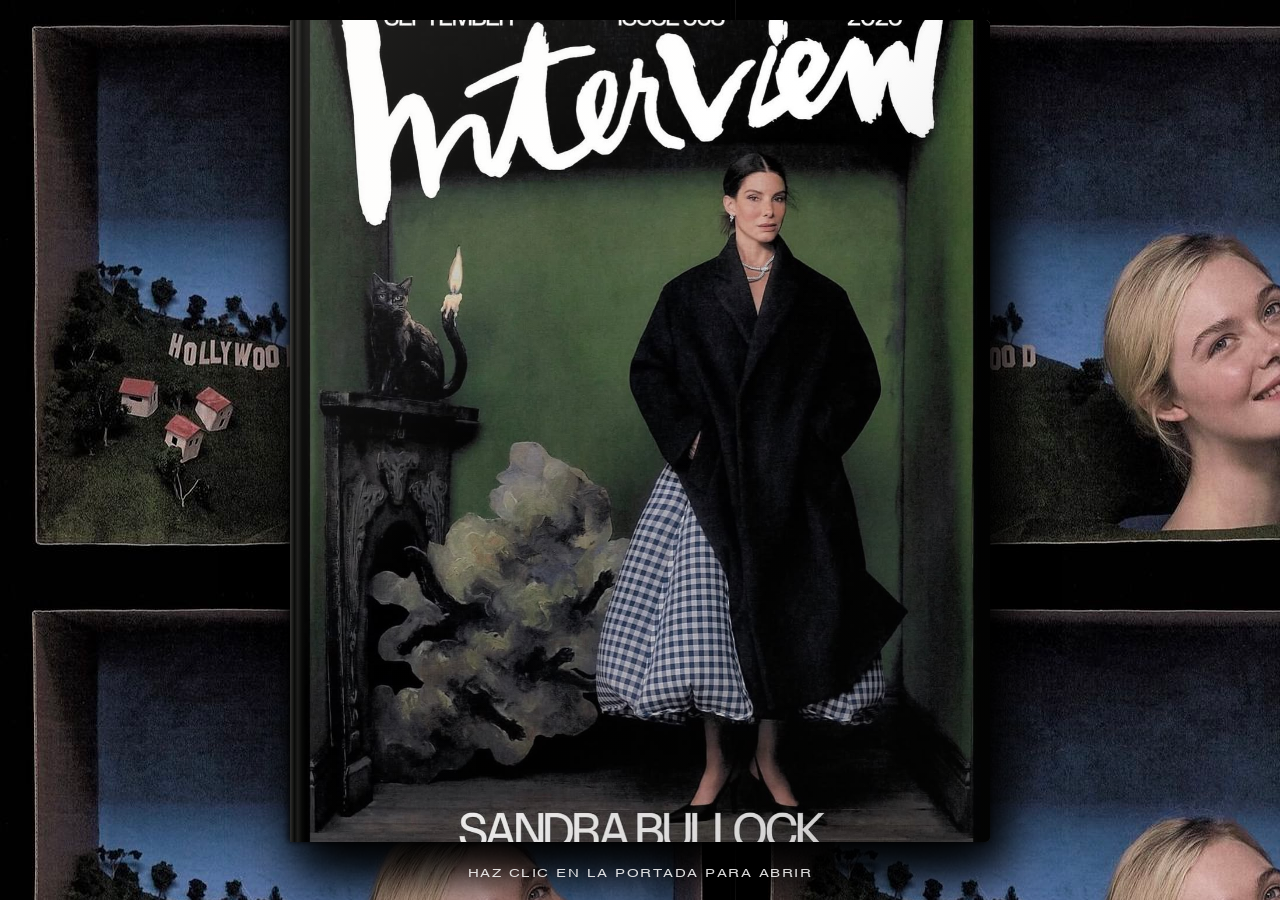
<file: index.html>
<!DOCTYPE html>
<html lang="es">
<head>
  <meta charset="UTF-8">
  <meta name="viewport" content="width=device-width, initial-scale=1.0">
  <title>INTERVIEW // ISSUE 568</title>
  <link rel="stylesheet" href="estilo.css">
</head>
<body>

  <main class="mesa">
    <!-- Contenedor 3D de la revista -->
    <div class="revista" id="revista" role="button" tabindex="0" aria-label="Abrir revista">
      
      <!-- Primera página interior (aparece al girar la tapa) -->
      <div class="pagina-interior">
        <div class="contenido-previo">
          <span class="etiqueta">SEPTEMBER 2026 // ISSUE 568</span>
          <h2>SZILVESZTER MAKO</h2>
          <div class="linea-editorial"></div>
          <p>Descubre al fotógrafo más influyente del 2026.</p>
          <span class="cargando">ABRIENDO EDICIÓN...</span>
        </div>
      </div>

      <!-- Portada física (Tapa móvil) -->
      <div class="portada">
        <div class="lomo"></div>
        <img src="assets/magazine.jpg" alt="Portada Interview Issue 568 - Sandra Bullock" class="img-portada">
        <div class="brillo-papel"></div>
      </div>

    </div>

    <p class="indicador-mesa">HAZ CLIC EN LA PORTADA PARA ABRIR</p>
  </main>

    <audio id="sonido-pagina" src="audio/paper.mp3" preload="auto"></audio>
  <script>
    const revista = document.getElementById('revista');
    const sonidoPagina = document.getElementById('sonido-pagina');
    let abriendo = false;

    function abrirRevista() {
      if (abriendo) return;
      abriendo = true;

      revista.classList.add('abierta');
      sonidoPagina.currentTime = 0;

      
      sonidoPagina.onended = () => {
        window.location.href = 'inside.html';
      };

      sonidoPagina.play().catch((error) => {
        console.error('Error de audio:', error);
        setTimeout(() => {
          window.location.href = 'inside.html';
        }, 1150);
      });
    }

    revista.addEventListener('click', abrirRevista);
    
    revista.addEventListener('keydown', (e) => {
      if (e.key === 'Enter' || e.key === ' ') {
        e.preventDefault();
        abrirRevista();
      }
    });
  </script>

</body>
</html>
</file>
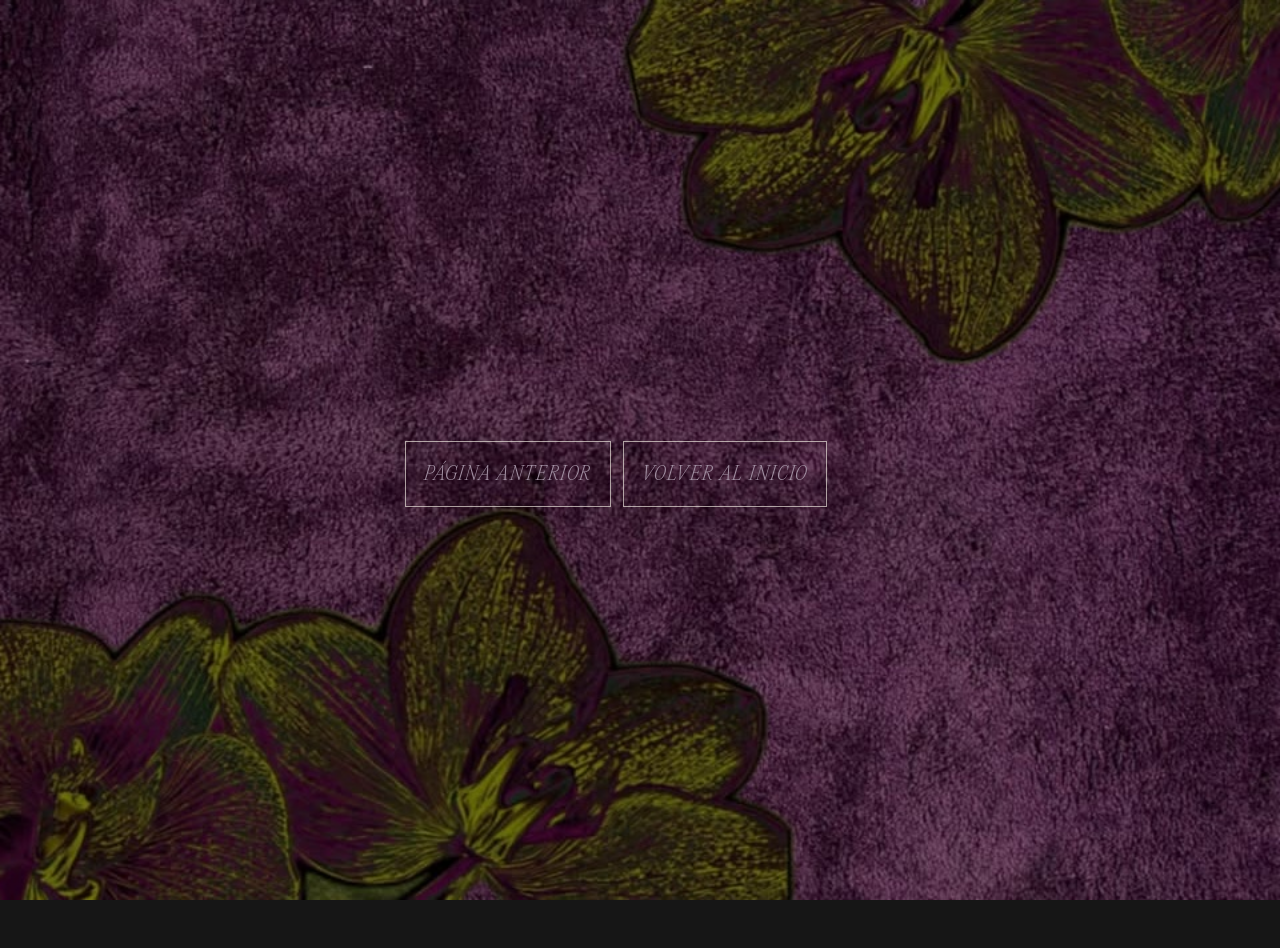
<file: fannin.html>
<!DOCTYPE html>
<html lang="es">
<head>
  <meta charset="UTF-8">
  <meta name="viewport" content="width=device-width, initial-scale=1.0">
  <title>Elle Fanning</title>
  <link rel="stylesheet" href="style2.css">
</head>
<body>
  <main class="portrait-layout">
    <nav class="profile-navigation" aria-label="Navegación">
      <a href="inside.html">Página anterior</a>
      <a href="index.html">Volver al inicio</a>
    </nav>
  </main>
</body>
</html>
</file>
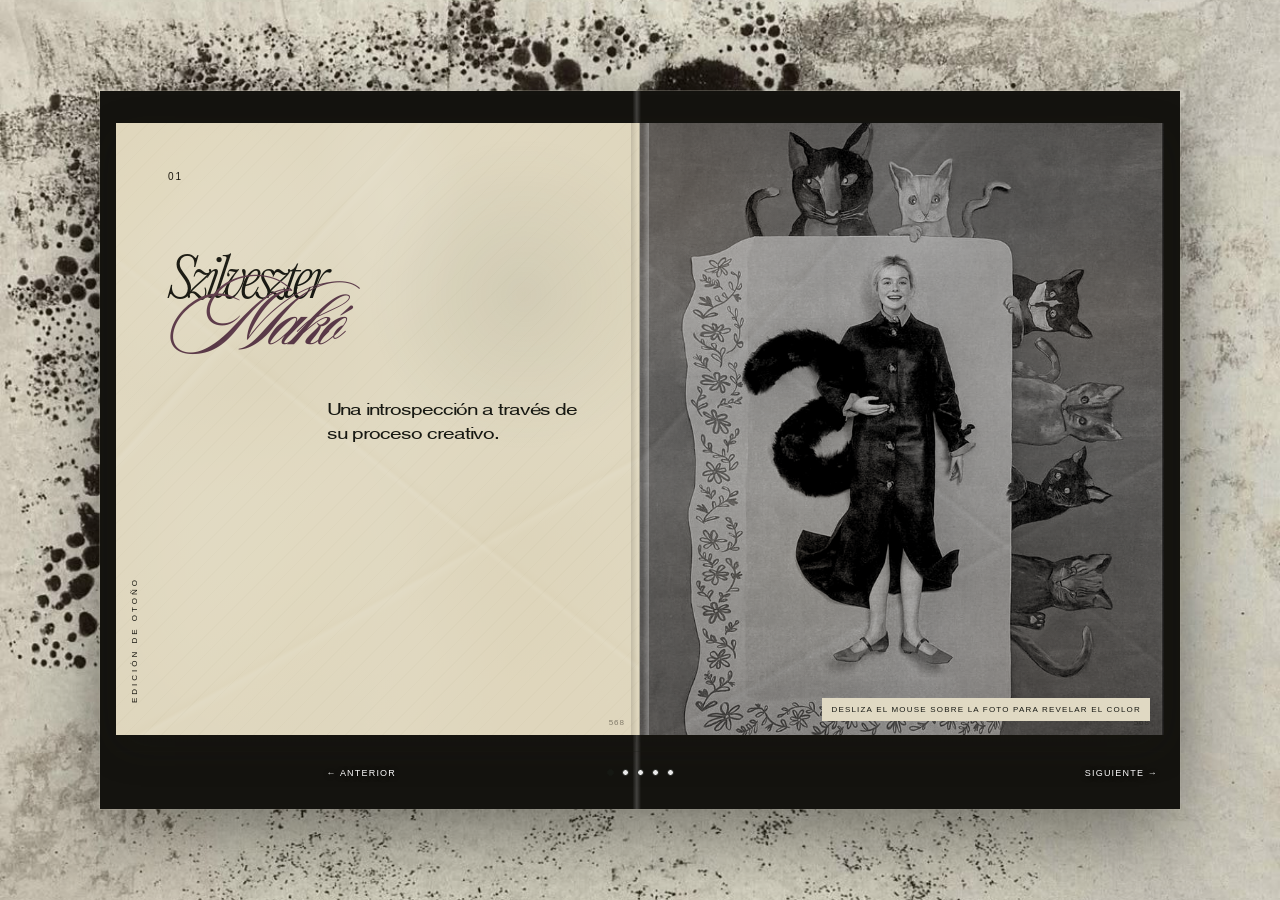
<file: inside.html>
<!DOCTYPE html>
<html lang="es">
<head>
  <meta charset="UTF-8">
  <meta name="viewport" content="width=device-width, initial-scale=1.0">
  <title>Entrevista — Edición 568</title>
  <link rel="stylesheet" href="syle1.css">
</head>
<body>
  <main class="fanzine" aria-label="Revista desplegable">
    <div class="book" id="book">
      <div class="center-fold" aria-hidden="true"></div>

      <article class="spread active" data-page="1" aria-label="Página uno">
        <section class="page page-left cover-page">
          <div class="vertical-label">Edición de otoño</div>
          <p class="page-number">01</p>
          <h1>Szilveszter<br><em>Makó</em></h1>
          <p class="intro">Una introspección a través de su proceso creativo.</p>
        </section>

        <section class="page page-right portrait-page">
          <img src="assets/elle.jpg" alt="Retrato editorial">
          <div class="caption">Desliza el mouse sobre la foto para revelar el color</div>
        </section>
      </article>

      <article class="spread" data-page="2" aria-label="Página dos">
        <section class="page page-left text-page">
          <p class="section-name">Quien es</p>
          <p class="dropcopy"><strong>S</strong>zilveszter Makó es un fotógrafo y director de arte húngaro (nacido en 1992) radicado en Milán, reconocido internacionalmente por su estética teatral, surrealista y pictórica en la fotografía de moda y retratos.</p>
          
          <blockquote>"I am evolving, simply not as quickly as you scroll."</blockquote>
        </section>

        <section class="page page-right notes-page">
          <div class="tape">Haz click y descubre el behind the scenes</div>
          
          <a class="photo-link" href="https://www.vanityfair.com/video/watch/behind-the-scenes-with-bad-bunny" target="_blank" rel="noopener noreferrer" aria-label="Ver el detrás de cámaras de Bad Bunny en Vanity Fair">
            <img src="assets/bunny.jpg" alt="Retrato editorial de Szilveszter Makó">
          </a>
          
        </section>
      </article>

      <article class="spread" data-page="3" aria-label="Página tres">
        <section class="page page-left gif-page" aria-label="Inspiración visual">
          <div class="gif-gallery">
            <img src="assets/giphy-5.gif" alt="Animación editorial número cinco">
            <img src="assets/giphy-6.gif" alt="Animación editorial número seis">
          </div>
        </section>
        <section class="page page-right inspo-page">
          <h2>Inspo</h2>
        </section>
      </article>

      <article class="spread" data-page="4" aria-label="Página cuatro">
        <section class="page page-left cover-page">
          <p class="page-number">04</p>
          <h1>ENTREVISTA con<br><em>Aperture</em></h1>
          <p class="intro">En la siguiente pagina te descubriras su arte desde 4 mundos.</p>
        </section>
        <section class="page page-right portrait-page">
          <a class="photo-link" href="https://aperture-org.translate.goog/editorial/szilveszter-mako-wants-to-be-in-control/?_x_tr_sl=en&amp;_x_tr_tl=es&amp;_x_tr_hl=es&amp;_x_tr_pto=tc" target="_blank" rel="noopener noreferrer" aria-label="Leer el artículo de Szilveszter Makó en Aperture">
            <img src="assets/h3.jpg" alt="Detalle del archivo visual">
          </a>
          <div class="caption">Haz click para ver la entrevista</div>
        </section>
      </article>

      <article class="spread" data-page="5" aria-label="Página cinco">
        <section class="page page-left people-page" aria-label="Página izquierda">
          <h2 class="people-heading">Escoge</h2>
          <div class="people-grid">
            <a class="reveal-photo" href="wi.html" aria-label="Abrir la página de Willem Dafoe">
              <img src="assets/wii.jpg" alt="Retrato editorial de Willem Dafoe">
              <span class="photo-reveal-text" aria-hidden="true">Willem Dafoe</span>
            </a>
            <a class="reveal-photo" href="jenna.html" aria-label="Abrir la página de Jenna Ortega">
              <img src="assets/jenna.jpg" alt="Retrato editorial de Jenna Ortega">
              <span class="photo-reveal-text" aria-hidden="true">Jenna Ortega</span>
            </a>
          </div>
        </section>
        <section class="page page-right people-page" aria-label="Página derecha">
          <h2 class="people-heading">Uno</h2>
          <div class="people-grid">
            <a class="reveal-photo" href="oli.html" aria-label="Abrir la página de Olivia Rodrigo">
              <img src="assets/oli.jpg" alt="Retrato editorial de Olivia Rodrigo">
              <span class="photo-reveal-text" aria-hidden="true">Olivia Rodrigo</span>
            </a>
            <a class="reveal-photo" href="fannin.html" aria-label="Abrir la página de Elle Fanning">
              <img src="assets/fannin.jpg" alt="Retrato editorial de Elle Fanning">
              <span class="photo-reveal-text" aria-hidden="true">Elle Fanning</span>
            </a>
          </div>
        </section>
      </article>

    </div>

    <nav class="pager" aria-label="Navegación de páginas">
      <button id="prev" type="button" aria-label="Página anterior">← Anterior</button>
      <div class="dots" aria-live="polite">
        <button class="dot active" type="button" data-go="0" aria-label="Ir a página 1"></button>
        <button class="dot" type="button" data-go="1" aria-label="Ir a página 2"></button>
        <button class="dot" type="button" data-go="2" aria-label="Ir a página 3"></button>
        <button class="dot" type="button" data-go="3" aria-label="Ir a página 4"></button>
        <button class="dot" type="button" data-go="4" aria-label="Ir a página 5"></button>
      </div>
      <button id="next" type="button" aria-label="Página siguiente">Siguiente →</button>
    </nav>
  </main>

  <audio id="page-turn-sound" src="audio/paper.mp3" preload="auto"></audio>

  <script>
    const book = document.getElementById('book');
    const spreads = [...document.querySelectorAll('.spread')];
    const dots = [...document.querySelectorAll('.dot')];
    const pageTurnSound = document.getElementById('page-turn-sound');
    let current = 0;
    let turning = false;
    let draggingPage = false;

    document.querySelectorAll('.spread[data-page="1"] .portrait-page img').forEach((photo) => {
      photo.setAttribute('role', 'button');
      photo.setAttribute('tabindex', '0');
      photo.setAttribute('aria-pressed', 'false');
      photo.setAttribute('aria-label', `Mostrar a color: ${photo.alt}`);
      photo.draggable = false;
      photo.title = 'Desliza el mouse sobre la foto para revelar el color';

      function setColor(inColor) {
        photo.classList.toggle('in-color', inColor);
        photo.style.filter = inColor
          ? 'grayscale(0) saturate(1.05) contrast(1.04)'
          : 'grayscale(1) contrast(1.04)';
        photo.setAttribute('aria-pressed', String(inColor));
        photo.setAttribute(
          'aria-label',
          `${inColor ? 'Mostrar en blanco y negro' : 'Mostrar a color'}: ${photo.alt}`
        );
        photo.title = inColor
          ? 'La foto ya está a color'
          : 'Desliza el mouse sobre la foto para revelar el color';
      }

      function toggleColor() {
        setColor(!photo.classList.contains('in-color'));
      }

      photo.addEventListener('pointermove', (event) => {
        event.stopPropagation();
        if (!photo.classList.contains('in-color')) setColor(true);
      });
      photo.addEventListener('pointerleave', () => setColor(false));

      photo.addEventListener('keydown', (event) => {
        if (event.key === 'Enter' || event.key === ' ') {
          event.preventDefault();
          toggleColor();
        }
      });
    });

    document.querySelectorAll('.reveal-photo').forEach((photo) => {
      function setRevealed(revealed) {
        photo.classList.toggle('revealed', revealed);
      }

      photo.addEventListener('pointermove', () => setRevealed(true));
      photo.addEventListener('pointerleave', () => setRevealed(false));
      photo.addEventListener('focus', () => setRevealed(true));
      photo.addEventListener('blur', () => setRevealed(false));
    });

    function createTurnSheet(fromSpread, toSpread, direction) {
      const isForward = direction > 0;
      const frontPage = fromSpread.querySelector(isForward ? '.page-right' : '.page-left');
      const backPage = toSpread.querySelector(isForward ? '.page-left' : '.page-right');
      if (!frontPage || !backPage) {
        throw new Error('No se encontraron las páginas para completar el giro.');
      }

      const sheet = document.createElement('div');
      sheet.className = 'page-turn-sheet';
      sheet.setAttribute('aria-hidden', 'true');
      sheet.inert = true;

      const front = document.createElement('div');
      front.className = 'page-turn-face page-turn-front';
      front.append(frontPage.cloneNode(true));

      const back = document.createElement('div');
      back.className = 'page-turn-face page-turn-back';
      back.append(backPage.cloneNode(true));

      sheet.append(front, back);
      book.append(sheet);
      return sheet;
    }

    function showPage(nextIndex, direction = 1) {
      if (turning || nextIndex === current || nextIndex < 0 || nextIndex >= spreads.length) return;
      const currentSpread = spreads[current];
      const nextSpread = spreads[nextIndex];
      const turnSheet = createTurnSheet(currentSpread, nextSpread, direction);
      nextSpread.classList.add(direction > 0 ? 'turn-under-right' : 'turn-under-left');
      turnSheet.classList.add(direction > 0 ? 'turn-forward' : 'turn-backward');
      turning = true;

      pageTurnSound.currentTime = 0;
      pageTurnSound.play().catch(() => {});

      setTimeout(() => {
        currentSpread.classList.remove('active');
        nextSpread.classList.remove('turn-under-right', 'turn-under-left');
        nextSpread.classList.add('active');
        dots[current].classList.remove('active');
        dots[nextIndex].classList.add('active');
        current = nextIndex;
        turnSheet.remove();
        turning = false;
      }, 900);
    }

    document.getElementById('prev').addEventListener('click', () => showPage(current - 1, -1));
    document.getElementById('next').addEventListener('click', () => showPage(current + 1, 1));

    dots.forEach((dot) => {
      dot.addEventListener('click', () => {
        const nextIndex = Number(dot.dataset.go);
        showPage(nextIndex, nextIndex > current ? 1 : -1);
      });
    });

    document.addEventListener('keydown', (event) => {
      if (event.key === 'ArrowRight') showPage(current + 1, 1);
      if (event.key === 'ArrowLeft') showPage(current - 1, -1);
    });

    let touchStartX = 0;
    let touchStartY = 0;

    book.addEventListener('touchstart', (event) => {
      if (
        event.target.closest('.spread[data-page="1"] .portrait-page img') ||
        event.target.closest('.photo-link') ||
        event.target.closest('.reveal-photo')
      ) return;
      touchStartX = event.changedTouches[0].clientX;
      touchStartY = event.changedTouches[0].clientY;
    }, { passive: true });

    book.addEventListener('touchend', (event) => {
      if (
        event.target.closest('.spread[data-page="1"] .portrait-page img') ||
        event.target.closest('.photo-link') ||
        event.target.closest('.reveal-photo')
      ) return;
      const deltaX = event.changedTouches[0].clientX - touchStartX;
      const deltaY = event.changedTouches[0].clientY - touchStartY;

      if (Math.abs(deltaX) > 45 && Math.abs(deltaX) > Math.abs(deltaY)) {
        if (deltaX < 0) showPage(current + 1, 1);
        if (deltaX > 0) showPage(current - 1, -1);
      }
    }, { passive: true });

    let dragStartX = 0;

    book.addEventListener('pointerdown', (event) => {
      if (
        event.pointerType === 'touch' ||
        turning ||
        event.target.closest('.spread[data-page="1"] .portrait-page img') ||
        event.target.closest('.photo-link') ||
        event.target.closest('.reveal-photo')
      ) return;
      dragStartX = event.clientX;
      draggingPage = true;
      book.setPointerCapture(event.pointerId);
    });

    book.addEventListener('pointerup', (event) => {
      if (!draggingPage) return;
      const deltaX = event.clientX - dragStartX;
      draggingPage = false;
      if (Math.abs(deltaX) > 70) {
        if (deltaX < 0) showPage(current + 1, 1);
        if (deltaX > 0) showPage(current - 1, -1);
      }
    });

    book.addEventListener('pointercancel', () => {
      draggingPage = false;
    });
  </script>
</body>
</html>
</file>
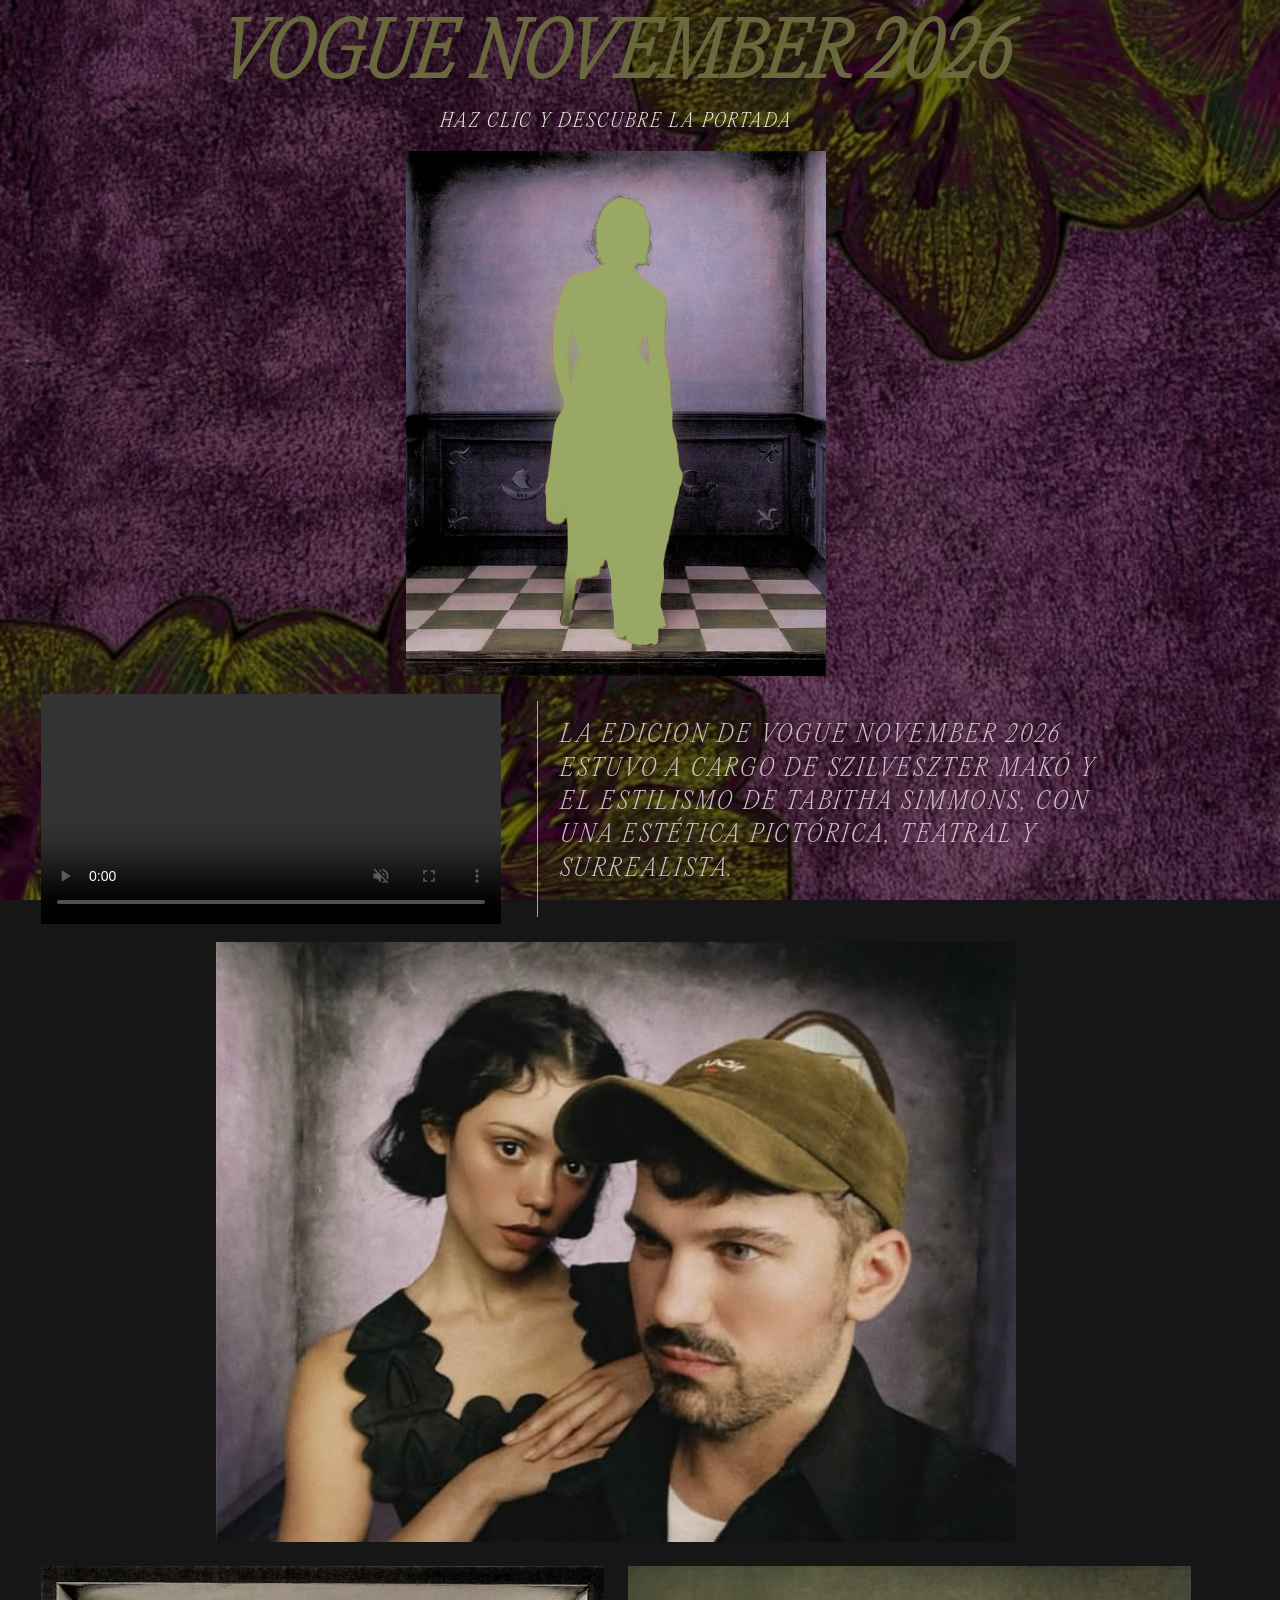
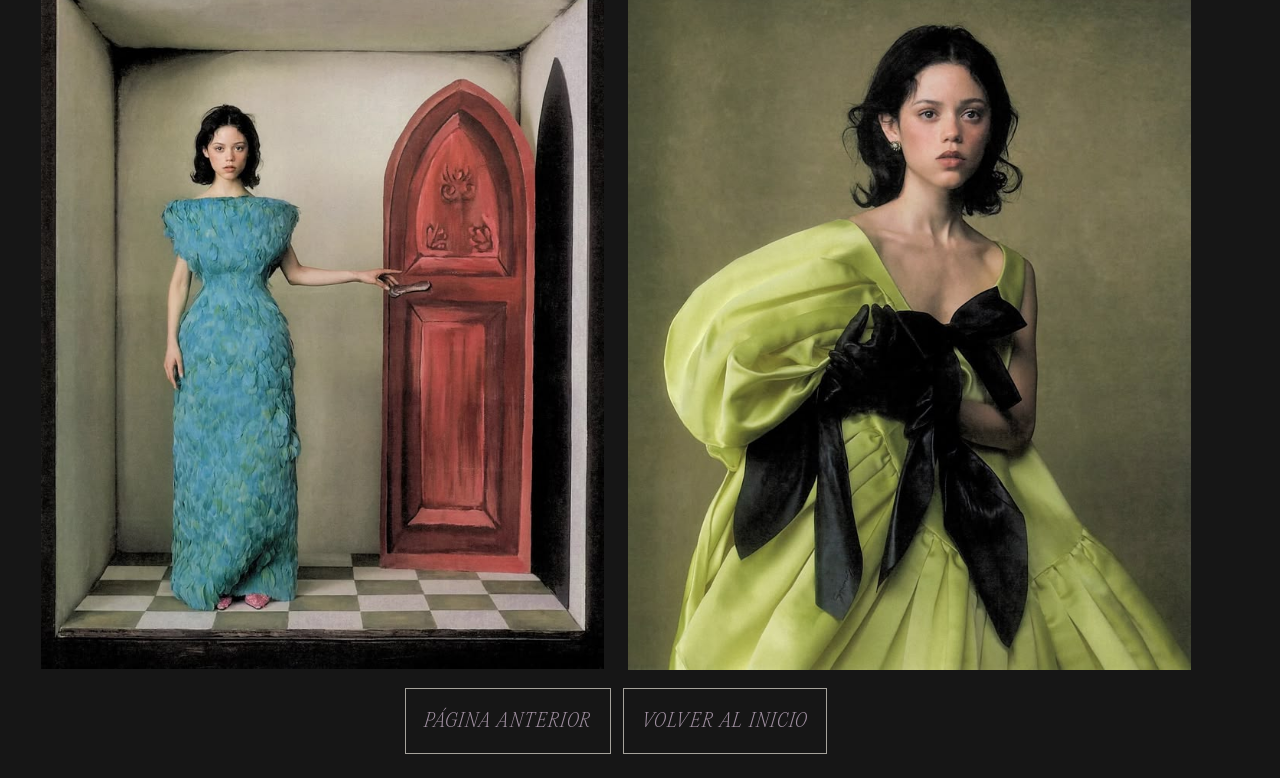
<file: jenna.html>
<!DOCTYPE html>
<html lang="es">
<head>
  <meta charset="UTF-8">
  <meta name="viewport" content="width=device-width, initial-scale=1.0">
  <title>Entrevista — Jenna</title>
  <link rel="stylesheet" href="style2.css">
</head>
<body>
  <main class="portrait-layout">
    <h1>Vogue November 2026</h1>
    <p class="click-hint">Haz clic y descubre la portada</p>
    <button class="image-switch" type="button" aria-label="Alternar entre la imagen en sombra y la imagen normal" aria-pressed="false">
      <img class="shadow-image" src="assets/sombra.png" alt="">
      <img class="normal-image" src="assets/normal.jpg" alt="">
    </button>
    <div class="video-row">
      <video class="jen-video" src="assets/jen.mov" controls autoplay muted loop playsinline preload="auto" aria-label="Video de Jenna"></video>
      <div class="video-copy"> La edicion de vogue november 2026 estuvo a cargo de Szilveszter Makó y el estilismo de Tabitha Simmons, con una estética pictórica, teatral y surrealista.</div>
    </div>
    <div class="photo-gallery">
      <img src="assets/j1.jpg" alt="Fotografía editorial de Jenna 1">
      <img src="assets/j2.jpg" alt="Fotografía editorial de Jenna 2">
      <img src="assets/j3.jpg" alt="Fotografía editorial de Jenna 3">
    </div>
    <nav class="profile-navigation" aria-label="Navegación">
      <a href="inside.html">Página anterior</a>
      <a href="index.html">Volver al inicio</a>
    </nav>
  </main>
  <audio id="cover-sound" src="audio/beat.mp3" preload="auto"></audio>
  <audio id="app-sound" src="audio/app.mp3" preload="auto"></audio>

  <script>
    const imageSwitch = document.querySelector('.image-switch');
    const coverSounds = [
      document.getElementById('cover-sound'),
      document.getElementById('app-sound')
    ];

    imageSwitch.addEventListener('click', () => {
      const showingNormal = imageSwitch.classList.toggle('is-normal');
      imageSwitch.setAttribute('aria-pressed', String(showingNormal));
      coverSounds.forEach((sound) => {
        sound.currentTime = 0;
        sound.play().catch((error) => {
          console.error(`No se pudo reproducir ${sound.src}.`, error);
        });
      });
    });
  </script>
</body>
</html>
</file>
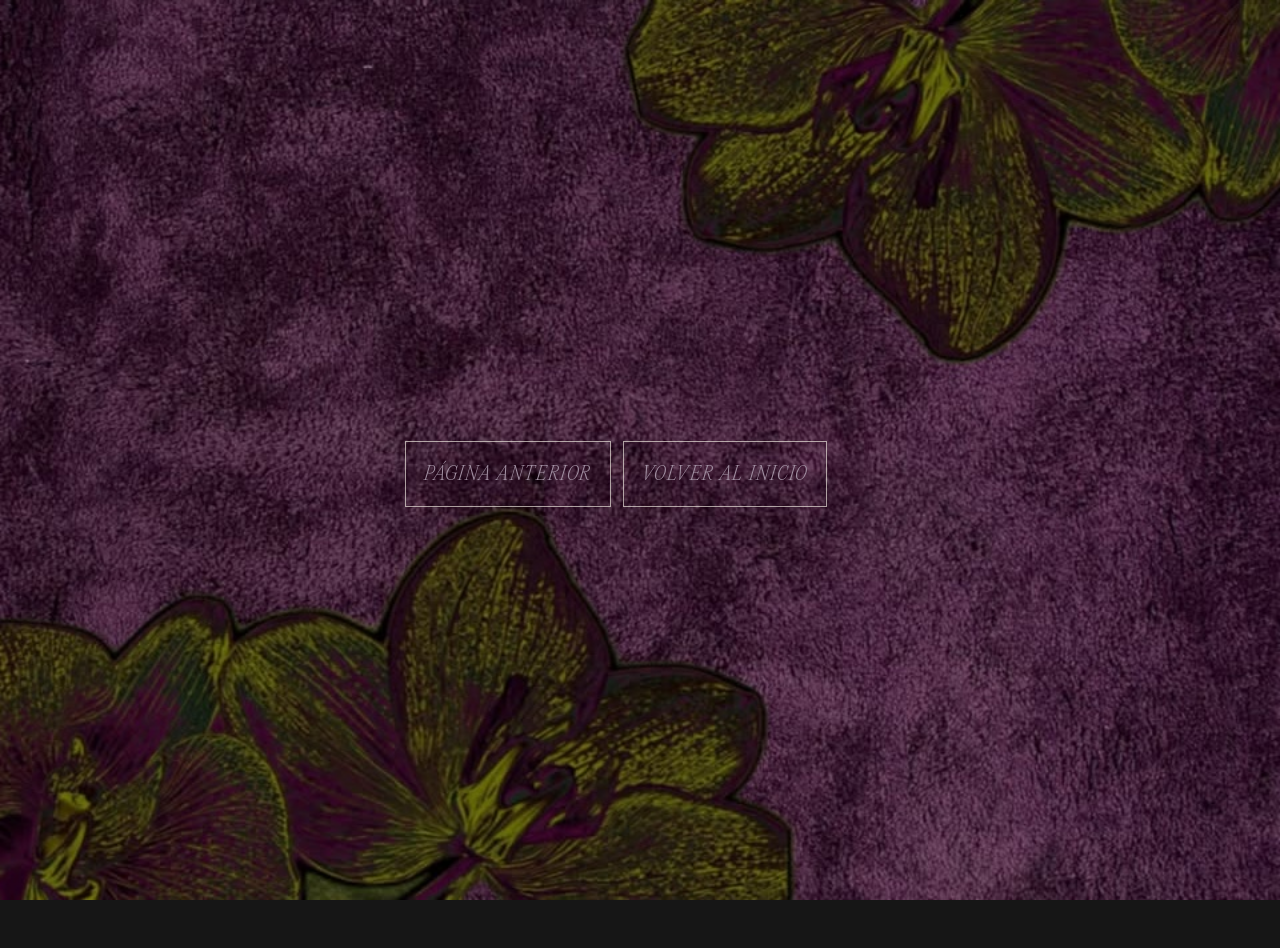
<file: oli.html>
<!DOCTYPE html>
<html lang="es">
<head>
  <meta charset="UTF-8">
  <meta name="viewport" content="width=device-width, initial-scale=1.0">
  <title>Olivia Rodrigo</title>
  <link rel="stylesheet" href="style2.css">
</head>
<body>
  <main class="portrait-layout">
    <nav class="profile-navigation" aria-label="Navegación">
      <a href="inside.html">Página anterior</a>
      <a href="index.html">Volver al inicio</a>
    </nav>
  </main>
</body>
</html>
</file>
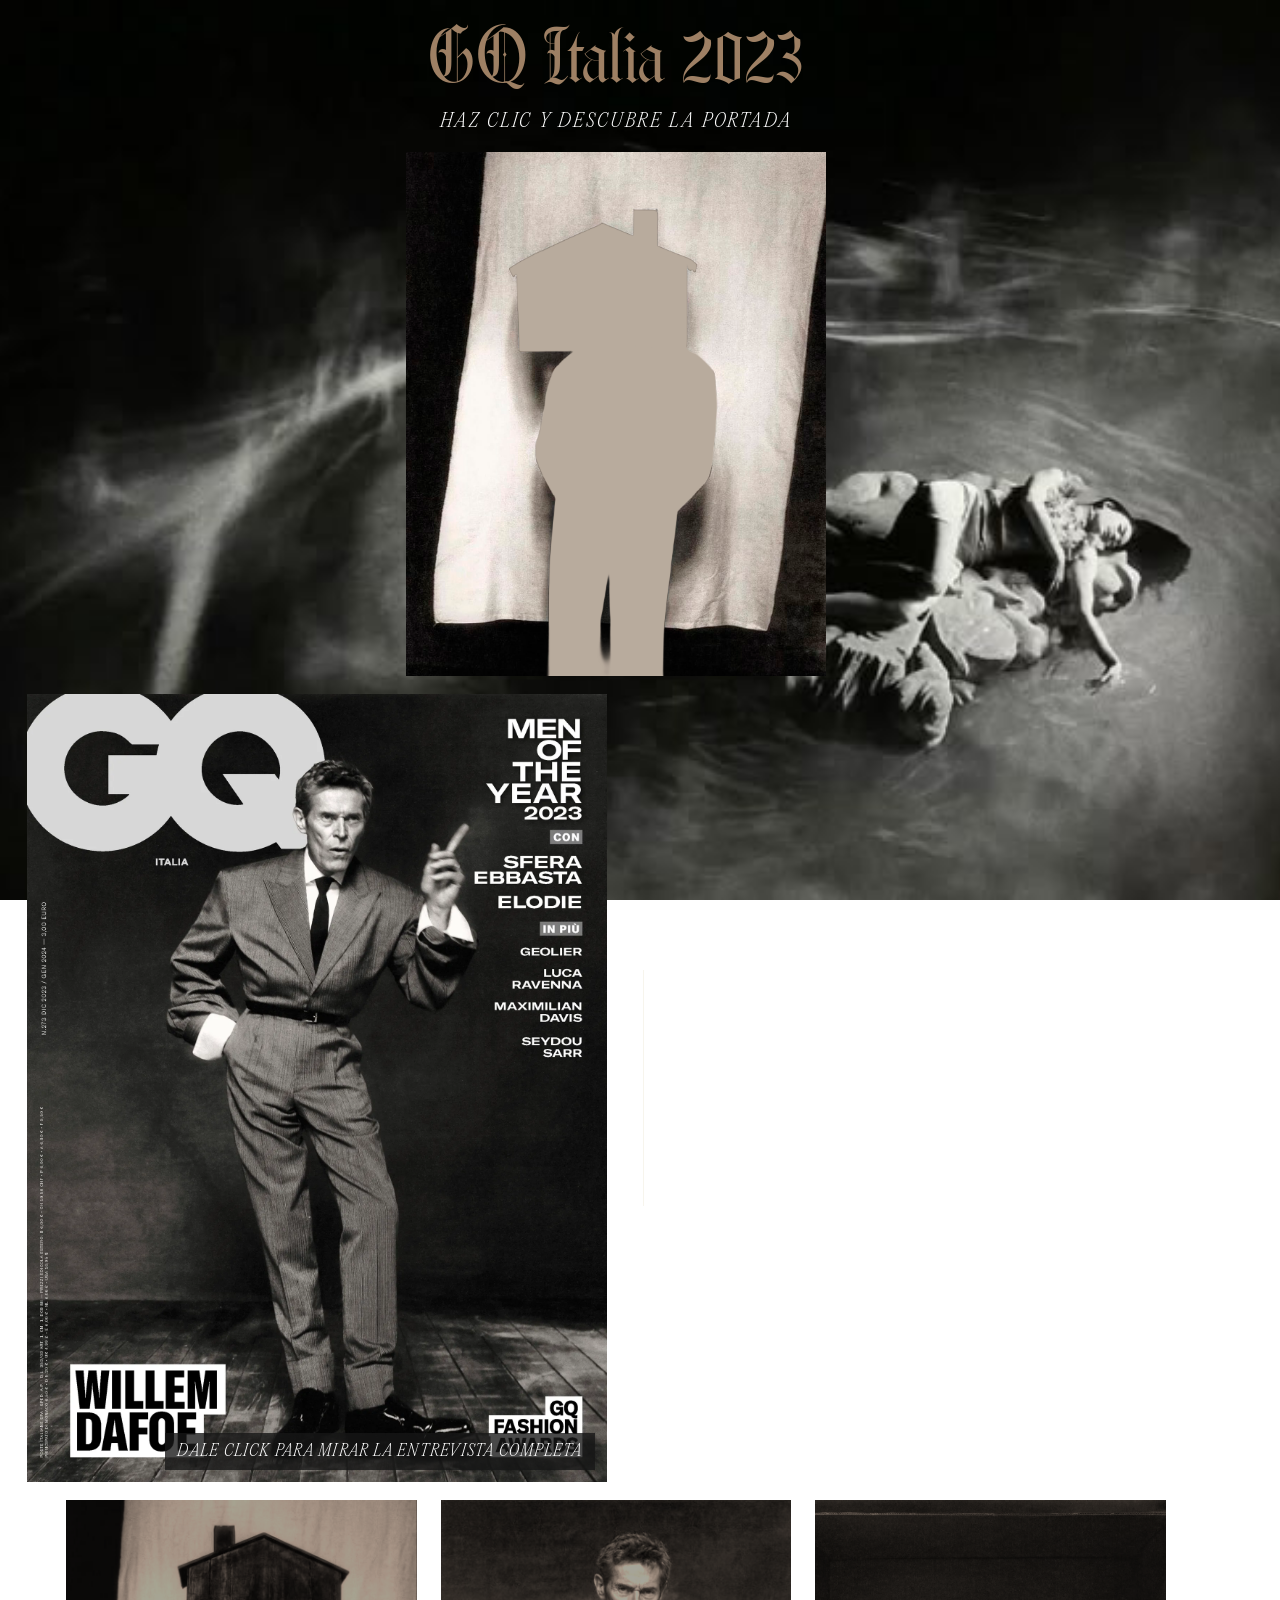
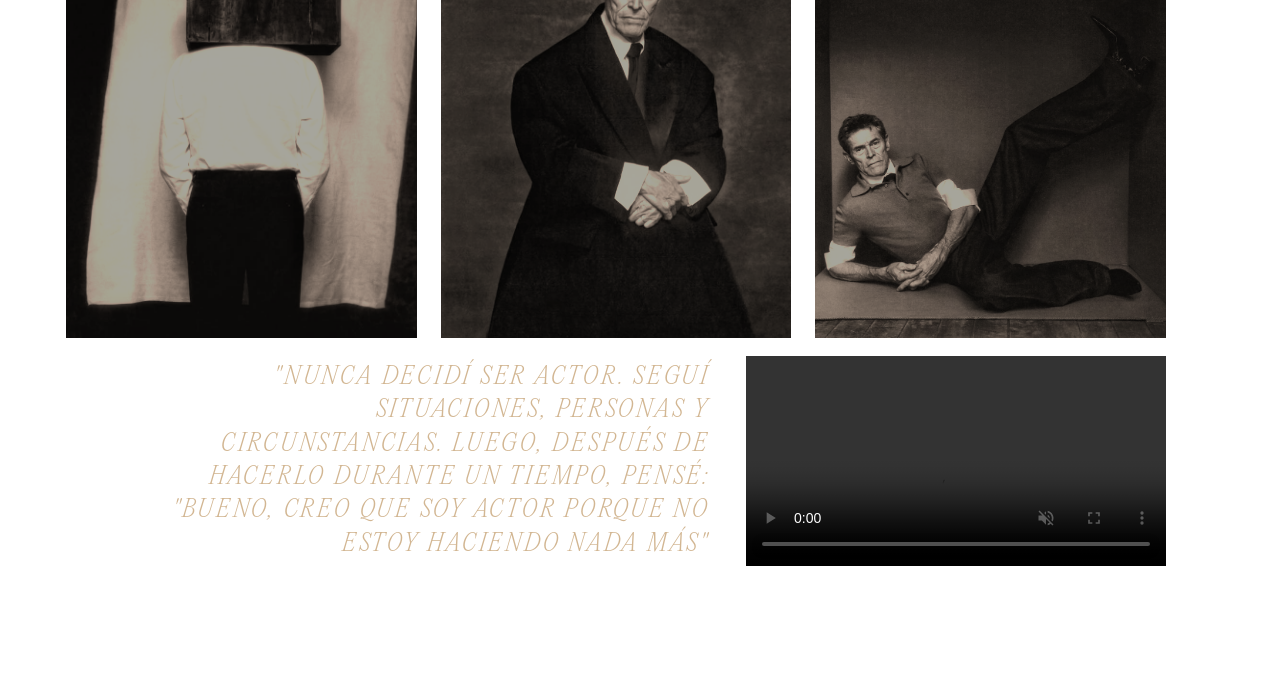
<file: wi.html>
<!DOCTYPE html>
<html lang="es">
<head>
  <meta charset="UTF-8">
  <meta name="viewport" content="width=device-width, initial-scale=1.0">
  <title>Willem Dafoe</title>
  <link rel="stylesheet" href="style3.css">
</head>
<body>
  <main class="portrait-layout">
    <h1>GQ Italia 2023</h1>
    <p class="click-hint">Haz clic y descubre la portada</p>
    <button class="image-switch" type="button" aria-label="Alternar entre la imagen en sombra y la imagen normal" aria-pressed="false">
      <img class="shadow-image" src="assets/sombra2.png" alt="">
      <img class="normal-image" src="assets/wii.jpg" alt="Retrato de Willem Dafoe">
    </button>
    <div class="portada-row">
      <a class="wip-link" href="https://www.gqitalia.it/article/willem-dafoe-storia-intervista" target="_blank" rel="noopener noreferrer" aria-label="Leer la entrevista de Willem Dafoe en GQ Italia">
        <img src="assets/wip.webp" alt="Fotografía editorial de Willem Dafoe">
        <span>Dale click para mirar la entrevista completa</span>
      </a>
      <div class="portada-copy"> La sesión rompió con los retratos tradicionales de revista, apostando por un estilo teatral, excéntrico y experimental que resalta las facciones expresivas y la presencia física del actor.</div>
    </div>
    <div class="wi-gallery-video">
      <div class="wi-gallery" aria-label="Más fotografías de Willem Dafoe">
        <img src="assets/wi2.jpg" alt="Retrato editorial de Willem Dafoe 2">
        <img src="assets/wi1.jpg" alt="Retrato editorial de Willem Dafoe 1">
        <img src="assets/wi.jpg" alt="Retrato editorial de Willem Dafoe">
      </div>
      <div class="wiv-row">
        <p class="wiv-hint">"Nunca decidí ser actor. Seguí situaciones, personas y circunstancias. Luego, después de hacerlo durante un tiempo, pensé: "Bueno, creo que soy actor porque no estoy haciendo nada más"</p>
        <video class="wiv-video" src="assets/wiv.mov" controls autoplay muted loop playsinline preload="metadata" aria-label="Video editorial de Willem Dafoe"></video>
      </div>
    </div>
    <nav class="profile-navigation" aria-label="Navegación">
      <a href="inside.html">Página anterior</a>
      <a href="index.html">Volver al inicio</a>
    </nav>
  </main>
  <audio id="cover-sound" src="audio/end.mp3" preload="auto"></audio>
  <audio id="app-sound" src="audio/app.mp3" preload="auto"></audio>

  <script>
    const imageSwitch = document.querySelector('.image-switch');
    const coverSounds = [
      document.getElementById('cover-sound'),
      document.getElementById('app-sound')
    ];

    imageSwitch.addEventListener('click', () => {
      const showingNormal = imageSwitch.classList.toggle('is-normal');
      imageSwitch.setAttribute('aria-pressed', String(showingNormal));
      coverSounds.forEach((sound) => {
        sound.currentTime = 0;
        sound.play().catch((error) => {
          console.error(`No se pudo reproducir ${sound.src}.`, error);
        });
      });
    });
  </script>
</body>
</html>
</file>
<file: estilo.css>
@font-face {
  font-family: font ;
  src: url("fonts/svenings.ttf");
}
:root {
  --negro-carbon: #0d0f0c;
  --verde-profundo: #1b2416;
  --verde-musgo: #36472c;
  --humo-oliva: #ffffff;
  --crema-papel: #f3efe4;
  --azul-vichy: #4f5d6b;
}

* {
  box-sizing: border-box;
  margin: 0;
  padding: 0;
}

body {
   background-image: url("assets/wall.jpg");
    
  color: var(--crema-papel);
  font-family: 'Helvetica Neue', Helvetica, Arial, sans-serif;
  height: 100vh;
  overflow: hidden;
  display: flex;
  justify-content: center;
  align-items: center;
}

/* Escenario con perspectiva */
.mesa {
  perspective: 2000px;
  display: flex;
  flex-direction: column;
  justify-content: center;
  align-items: center;
  width: 100%;
  height: 100%;
  padding: 20px;
  gap: 24px;
}


.revista {
  position: relative;
  width: 700px;
  height: 900px;
  transform-style: preserve-3d;
  cursor: pointer;
  transition: transform 0.55s cubic-bezier(0.25, 0.8, 0.25, 1);
}


.revista:hover:not(.abierta) {
  transform: rotateY(-10deg) rotateX(2deg) scale(1.02);
}


.pagina-interior {
  position: absolute;
  inset: 0;
  background-color: var(--crema-papel);
  color: var(--negro-carbon);
  border-radius: 2px 5px 5px 2px;
  box-shadow: 0 30px 60px rgba(0, 0, 0, 0.9);
  padding: 40px 32px;
  display: flex;
  flex-direction: column;
  justify-content: center;
  border-left: 14px solid #dcd6c6;
}

.contenido-previo .etiqueta {
  font-family: font;
  font-size: 0.72rem;
  letter-spacing: 2px;
  color: var(--verde-musgo);
  font-weight: bold;
}

.contenido-previo h2 {
  font-size: 5em;
  font-weight: 800;
  letter-spacing: -1px;
  margin: 12px 0;
  color: var(--negro-carbon);
}

.linea-editorial {
  width: 45px;
  height: 3px;
  background-color: var(--verde-musgo);
  margin-bottom: 16px;
}

.contenido-previo p {
  font-family: font;
  font-size: 0.85rem;
  line-height: 1.5;
  color: #2b3028;
}

.cargando {
  display: inline-block;
  margin-top: 28px;
  font-family: font;
  font-size: 0.7rem;
  letter-spacing: 1.5px;
  background-color: var(--verde-musgo);
  color: var(--crema-papel);
  padding: 5px 10px;
}


.portada {
  position: absolute;
  inset: 0;
  background-color: var(--negro-carbon);
  border-radius: 2px 5px 5px 2px;
  transform-origin: left center;
  transition: transform 1.2s cubic-bezier(0.645, 0.045, 0.355, 1), box-shadow 1.2s ease;
  transform-style: preserve-3d;
  overflow: hidden;
  box-shadow: 
    -2px 0 6px rgba(0, 0, 0, 0.8),
    18px 25px 45px rgba(0, 0, 0, 0.85);
}


.revista.abierta {
  transform: translateX(70px);
}

.revista.abierta .portada {
  transform: rotateY(-165deg);
  box-shadow: -25px 25px 50px rgba(0, 0, 0, 0.6);
}


.lomo {
  position: absolute;
  top: 0;
  bottom: 0;
  left: 0;
  width: 16px;
  background: linear-gradient(
    to right,
    rgba(243, 239, 228, 0.2) 0%,
    rgba(13, 15, 12, 0.65) 28%,
    rgba(243, 239, 228, 0.12) 48%,
    rgba(13, 15, 12, 0.5) 75%,
    transparent 100%
  );
  z-index: 3;
  pointer-events: none;
}


.img-portada {
  width: 100%;
  height: 100%;
  object-fit: cover;
  display: block;
}


.brillo-papel {
  position: absolute;
  inset: 0;
  z-index: 2;
  pointer-events: none;
  background: linear-gradient(
    130deg,
    rgba(243, 239, 228, 0.14) 0%,
    rgba(243, 239, 228, 0) 42%,
    rgba(13, 15, 12, 0.22) 100%
  );
}


.indicador-mesa {
  font-family: font;
  font-size: 0.72rem;
  letter-spacing: 2.5px;
  color: var(--humo-oliva);
  opacity: 0.85;
  transition: opacity 0.3s ease;
}

.revista:hover + .indicador-mesa {
  color: var(--crema-papel);
  opacity: 1;
}
</file>
<file: style2.css>
@font-face {
  font-family: font ;
  src: url("fonts/svenings.ttf");
  
}
@font-face {
  font-family: aston ;
  src: url("fonts/Aston\ Script.ttf");
  
}
@font-face {
  font-family: edit ;
  src: url("fonts/PPEditorialNew-UltralightItalic-BF644b214ff1e9b.otf");
  
}
body {
  min-height: 100vh;
  margin: 0;
  display: grid;
  place-items: center;
  padding: 24px 12px;
  overflow-x: hidden;
  background: #161616 url("assets/fondo.jpg") center / cover fixed no-repeat;
}

.portrait-layout {
  display: flex;
  flex-direction: column;
  align-items: center;
  gap: 18px;
  transform: translateX(-24px);
}

.portrait-layout h1 {
  margin: 0;
  color: #69693d;
  font-family: edit;
  font-size: clamp(72px, 5.6vw, 98px);
  font-weight: 700;
  letter-spacing: .02em;
  line-height: .95;
  text-align: center;
  
  text-transform: uppercase;
}

.click-hint {
  margin: 0;
  color: #f3efe4;
  font-family: edit;
  font-size: clamp(13px, 1.5vw, 18px);
  letter-spacing: .12em;
  text-align: center;
  text-transform: uppercase;
}

.image-switch {
  position: relative;
  display: block;
  width: min(76vw, 420px);
  aspect-ratio: 4 / 5;
  padding: 0;
  border: 0;
  background: transparent;
  cursor: pointer;
}

.image-switch img {
  position: absolute;
  inset: 0;
  display: block;
  width: 100%;
  height: 100%;
  object-fit: contain;
  transition: opacity 700ms ease;
}

.image-switch .normal-image,
.image-switch.is-normal .shadow-image {
  opacity: 0;
}

.image-switch.is-normal .normal-image {
  opacity: 1;
}

.image-switch:focus-visible {
  outline: 2px solid #fff;
  outline-offset: 6px;
}

.video-row {
  align-self: flex-start;
  display: flex;
  align-items: center;
  gap: clamp(18px, 3vw, 36px);
  width: fit-content;
}

.jen-video {
  display: block;
  flex: 0 1 auto;
  width: min(72vw, 460px);
  max-width: 100%;
  height: auto;
}

.video-copy {
  flex: 1;
  min-width: 0;
  min-height: 180px;
  max-width: 540px;
  padding: 18px 0 18px 22px;
  border-left: 1px solid rgba(243, 239, 228, .65);
  color: #cfc3cc;
  font-family: edit;
  font-size: clamp(23px, 1.5vw, 28px);
  letter-spacing: .12em;
  line-height: 1.45;
  text-align: left;
  text-transform: uppercase;
}

.photo-gallery {
  display: grid;
  grid-template-columns: repeat(2, minmax(0, 1fr));
  gap: clamp(12px, 2vw, 24px);
  width: min(94vw, 1150px);
}

.photo-gallery img {
  display: block;
  width: 100%;
  height: auto;
}

.photo-gallery img:first-child {
  grid-column: 1 / -1;
  justify-self: center;
  width: min(100%, 800px);
}

.profile-navigation {
  display: flex;
  flex-wrap: wrap;
  justify-content: center;
  gap: 12px;
}

.profile-navigation a {
  display: inline-flex;
  min-height: 44px;
  align-items: center;
  justify-content: center;
  padding: 10px 18px;
  border: 1px solid rgba(243, 239, 228, .65);
  color: #a291a3;
  font-family: edit;
  font-size: clamp(13px, 1.5vw, 18px);
  letter-spacing: .08em;
  text-align: center;
  text-decoration: none;
  text-transform: uppercase;
  transition: background-color 180ms ease, color 180ms ease;
}

.profile-navigation a:hover,
.profile-navigation a:focus-visible {
  background-color: #474d31;
  color: #161616;
}

@media (max-width: 760px) {
  .video-row {
    flex-direction: column;
    align-items: flex-start;
  }

  .video-copy {
    flex: none;
    width: min(72vw, 460px);
    max-width: 100%;
    min-height: 100px;
    padding: 12px 0 0;
    border-left: 0;
    border-top: 1px solid rgba(243, 239, 228, .65);
  }
}

@media (prefers-reduced-motion: reduce) {
  .image-switch img {
    transition: none;
  }
}
</file>
<file: syle1.css>
@font-face {
  font-family: font ;
  src: url("fonts/svenings.ttf");
  
}
@font-face {
  font-family: aston ;
  src: url("fonts/Aston\ Script.ttf");
  
}
@font-face {
  font-family: edit ;
  src: url("fonts/PPEditorialNew-UltralightItalic-BF644b214ff1e9b.otf");
  
}
@font-face {
  font-family:day;
  src: url("fonts/DAYROM__.ttf");
  
}

:root {
  --ink: #171914;
  --paper: #e0d9c3;
  --paper-dark: #eeeded;
  --moss: #59614d;
  --rust: #9a4f3d;
  --line: rgba(23, 25, 20, 0.26);
  --moss2: #5b3b4c;
  --paper2: #928772;
}

* {
  box-sizing: border-box;
}

body {
  min-height: 100vh;
  margin: 0;
  display: grid;
  place-items: center;
  overflow-x: hidden;
  background:
    
    url("assets/wall2.jpg") center / cover fixed;
  color: var(--ink);
  font-family: font ;
}

.fanzine {
  width: min(1080px, calc(100% - 32px));
  padding: 16px;
  background:
    linear-gradient(90deg, transparent 49.3%, rgba(255,255,255,.2) 49.7%, transparent 50.1%),
    rgb(20, 19, 15);
  box-shadow:
    0 28px 80px rgba(0, 0, 0, 0.48),
    0 0 0 1px rgba(242,237,223,.25);
  perspective: 2200px;
}

.book {
  position: relative;
  height: min(650px, 68vh);
  min-height: 480px;
  margin: 16px 0;
  cursor: grab;
  transform-style: preserve-3d;
  transition: transform 700ms cubic-bezier(.2,.75,.25,1), height 700ms ease;
}

.book:active {
  cursor: grabbing;
}

.book::before,
.book::after {
  content: "";
  position: absolute;
  z-index: 30;
  bottom: -7px;
  height: 7px;
  width: calc(50% - 7px);
  background: repeating-linear-gradient(90deg, rgba(23,25,20,.12) 0 1px, transparent 1px 4px);
  opacity: .8;
  pointer-events: none;
}

.book::before {
  left: 7px;
}

.book::after {
  right: 7px;
}

.center-fold {
  position: absolute;
  z-index: 20;
  top: 0;
  bottom: 0;
  left: 50%;
  width: 18px;
  transform: translateX(-50%);
  background: linear-gradient(90deg, rgba(0,0,0,.12), transparent 35%, transparent 65%, rgba(255,255,255,.28));
  pointer-events: none;
  transition: opacity 400ms ease;
}

.spread {
  position: absolute;
  inset: 0;
  display: grid;
  grid-template-columns: 1fr 1fr;
  opacity: 0;
  visibility: hidden;
  transform-origin: center;
  will-change: transform, filter;
  backface-visibility: hidden;
  box-shadow: 0 12px 38px rgba(30, 28, 20, 0.2);
  transition: opacity 260ms ease, transform 420ms cubic-bezier(.45,.05,.25,1);
}

.spread.active {
  opacity: 1;
  visibility: visible;
  z-index: 1;
}

.spread.turn-under-right,
.spread.turn-under-left {
  opacity: 1;
  visibility: visible;
  z-index: 0;
}

.spread.turn-under-right {
  clip-path: inset(0 0 0 50%);
}

.spread.turn-under-left {
  clip-path: inset(0 50% 0 0);
}

.page-turn-sheet {
  position: absolute;
  z-index: 10;
  top: 0;
  bottom: 0;
  width: 50%;
  transform-style: preserve-3d;
  pointer-events: none;
  box-shadow: 0 8px 18px rgba(0, 0, 0, .22);
}

.page-turn-sheet.turn-forward {
  left: 50%;
  transform-origin: left center;
  animation: turn-page-forward 900ms cubic-bezier(.645, .045, .355, 1) forwards;
}

.page-turn-sheet.turn-backward {
  left: 0;
  transform-origin: right center;
  animation: turn-page-backward 900ms cubic-bezier(.645, .045, .355, 1) forwards;
}

.page-turn-face {
  position: absolute;
  inset: 0;
  overflow: hidden;
  backface-visibility: hidden;
}

.page-turn-face > .page {
  position: absolute;
  inset: 0;
  width: 100%;
  height: 100%;
}

.page-turn-back {
  transform: rotateY(180deg);
}

@keyframes turn-page-forward {
  to { transform: rotateY(-180deg); }
}

@keyframes turn-page-backward {
  to { transform: rotateY(180deg); }
}

@keyframes people-heading-enter {
  from {
    opacity: 0;
    transform: translateY(-8px);
  }
  to {
    opacity: 1;
    transform: translateY(0);
  }
}

.page {
  position: relative;
  min-width: 0;
  overflow: hidden;
  isolation: isolate;
  background: var(--paper);
}

.page::before {
  content: "";
  position: absolute;
  z-index: 2;
  inset: 0;
  background-image:
    radial-gradient(ellipse at 9% 12%, rgba(111,76,41,.25), transparent 24%),
    radial-gradient(ellipse at 89% 31%, rgba(122,82,43,.18), transparent 18%),
    radial-gradient(ellipse at 76% 88%, rgba(83,55,31,.17), transparent 24%),
    radial-gradient(ellipse at 29% 71%, rgba(250,220,165,.16), transparent 29%),
    radial-gradient(ellipse at center, transparent 55%, rgba(74,49,27,.16) 100%),
    linear-gradient(rgba(153,111,59,.08), rgba(153,111,59,.08)),
    radial-gradient(ellipse at 14% 18%, rgba(255,255,255,.34), transparent 23%),
    radial-gradient(ellipse at 26% 38%, rgba(23,25,20,.2), transparent 27%),
    radial-gradient(ellipse at 78% 68%, rgba(23,25,20,.2), transparent 25%),
    radial-gradient(ellipse at 52% 12%, rgba(255,255,255,.24), transparent 20%),
    radial-gradient(ellipse at 36% 82%, rgba(23,25,20,.17), transparent 24%),
    radial-gradient(ellipse at 88% 30%, rgba(255,255,255,.2), transparent 18%),
    linear-gradient(132deg, transparent 27%, rgba(23,25,20,.14) 28%, rgba(255,255,255,.18) 28.5%, transparent 29.5%),
    linear-gradient(38deg, transparent 46%, rgba(255,255,255,.16) 46.5%, rgba(23,25,20,.12) 47%, transparent 48%),
    linear-gradient(151deg, transparent 68%, rgba(23,25,20,.12) 69%, rgba(255,255,255,.16) 69.5%, transparent 70.5%);
  opacity: .78;
  mix-blend-mode: soft-light;
  pointer-events: none;
}

.page::after {
  content: "568";
  position: absolute;
  right: 14px;
  bottom: 8px;
  color: rgba(23,25,20,.46);
  font-family: "DM Sans", sans-serif;
  font-size: 8px;
  letter-spacing: 1px;
}

.page-left {
  border-right: 1px solid var(--line);
}

.cover-page {
  padding: 48px 52px;
  background:
    radial-gradient(circle at 78% 28%, rgba(89,97,77,.12), transparent 26%),
    repeating-linear-gradient(-45deg, transparent 0 12px, rgba(89,97,77,.025) 12px 13px),
    var(--paper);
}

.vertical-label {
  position: absolute;
  left: 14px;
  bottom: 32px;
  writing-mode: vertical-rl;
  transform: rotate(180deg);
  font-family: "DM Sans", sans-serif;
  font-size: 8px;
  letter-spacing: 3px;
  text-transform: uppercase;
}

.page-number {
  margin: 0 0 80px;
  font-family: "DM Sans", sans-serif;
  font-size: 10px;
  letter-spacing: 2px;
}

.cover-page h1 {
  margin: 0;
  font-family:edit;
  font-size: clamp(20px, 4.2vw, 90px);
  font-weight: 400;
  line-height: .78;
  letter-spacing: -5px;
  text-wrap: balance;
}

.cover-page h1 em {
  color: var(--moss2);
  font-weight: 400;
  font-family: aston ;
}

.intro {
  max-width: 260px;
  margin: 48px 0 0 auto;
  font-size: 16px;
  line-height: 1.5;
}

.portrait-page {
  background: var(--ink);
  outline: 1px solid rgba(242,237,223,.48);
  outline-offset: -12px;
}

.portrait-page img {
  width: 100%;
  height: 100%;
  display: block;
  object-fit: cover;
  object-position: center 28%;
  filter: saturate(1.05) contrast(1.04);
}

.portrait-page > .photo-link {
  position: absolute;
  inset: 0;
  display: block;
}

.spread[data-page="1"] .portrait-page img {
  filter: grayscale(1) contrast(1.04);
  cursor: move;
  transition: filter 120ms ease;
}

.spread[data-page="1"] .portrait-page img.in-color {
  filter: grayscale(0) saturate(1.05) contrast(1.04);
}

.caption {
  position: absolute;
  z-index: 3;
  right: 14px;
  bottom: 14px;
  padding: 7px 9px;
  background: var(--paper);
  font-family: "DM Sans", sans-serif;
  font-size: 8px;
  letter-spacing: 1.2px;
  text-transform: uppercase;
  pointer-events: none;
}

.text-page {
  padding: 48px 54px;
  column-count: 2;
  column-gap: 28px;
  column-rule: 1px solid var(--line);
  font-size: 13.5px;
  line-height: 1.72;
  text-align: justify;
}

.gif-page {
  padding: 18px;
  background: transparent;
}

.spread[data-page="3"] {
  background:
    linear-gradient(90deg, rgba(13,15,12,.28), rgba(13,15,12,.08)),
    url("assets/h2.jpg") center / cover;
}

.spread[data-page="3"] .page {
  background: transparent;
}

.inspo-page {
  display: flex;
  align-items: flex-start;
  justify-content: center;
  padding: 42px 32px;
}

.inspo-page h2 {
  margin: 0;
  color: #aca08e;
  font-family: aston;
  font-size: clamp(25px, 6vw, 72px);
  font-weight: 400;
  line-height: .9;
  text-shadow: 0 3px 18px rgba(0,0,0,.65);
}

.gif-gallery {
  width: 100%;
  height: 100%;
  display: grid;
  grid-template-columns: 1fr;
  grid-template-rows: repeat(2, minmax(0, 1fr));
  gap: 0;
}

.gif-gallery img {
  width: 100%;
  height: 100%;
  min-height: 0;
  display: block;
  object-fit: contain;
  background: rgba(13,15,12,.36);
  box-shadow: 0 8px 24px rgba(0,0,0,.22);
}

.section-name {
  column-span: all;
  margin: 0 0 26px;
  padding-bottom: 12px;
  border-bottom: 1px solid var(--line);
  font-family: "DM Sans", sans-serif;
  font-size: 9px;
  letter-spacing: 2px;
  text-transform: uppercase;
}

.dropcopy {
  margin: 0 0 18px;
  font-size: inherit;
  font-family: day ;
  line-height: inherit;
}

.dropcopy strong {
  float: left;
  margin: 6px 8px 0 0;
  color: var(--moss);
  font-family: aston;
  line-height: .72;
}

.spread[data-page="2"] .text-page {
  display: flex;
  flex-direction: column;
  justify-content: center;
  column-count: 1;
  column-rule: none;
  text-align: center;
}

.spread[data-page="2"] .section-name {
  width: 100%;
  margin-bottom: 28px;
  text-align: center;
}

.spread[data-page="2"] .dropcopy {
  width: min(100%, 34ch);
  margin: 0 0 26px auto;
  font-size: clamp(17px, 2vw, 24px);
  line-height: 1.5;
  text-align: right;
}

.spread[data-page="2"] .dropcopy strong {
  float: left;
  margin: 7px 10px 0 0;
  font-size: clamp(58px, 6vw, 82px);
  line-height: .75;
}

.spread[data-page="2"] blockquote {
  align-self: flex-start;
  width: min(100%, 34ch);
  max-width: 34ch;
  margin: 0 auto 0 0;
  text-align: left;
}

blockquote {
  break-inside: avoid;
  margin: 28px 0 0;
  padding: 20px 0;
  border-top: 1px solid var(--ink);
  border-bottom: 1px solid var(--ink);
  color: var(--moss);
  font-family: aston ;
  font-size: 30px;
  line-height: 1.15;
  text-align: left;
}

.notes-page {
  position: relative;
  padding: 38px 46px;
  color: #fff;
  background: #313a19;
}

.notes-page::after {
  content: "";
  position: absolute;
  z-index: 1;
  inset: 0;
  background: linear-gradient(180deg, rgba(0,0,0,.46), transparent 38%, rgba(0,0,0,.3));
  pointer-events: none;
}

.tape {
  position: relative;
  z-index: 2;
  width: fit-content;
  margin: 0 auto 32px;
  padding: 7px 18px;
  transform: rotate(-2deg);
  background: rgba(51, 55, 21, 0.841);
  
  border: 1px solid rgba(23,25,20,.12);
  font-family: "DM Sans", sans-serif;
  font-size: 12px;
  letter-spacing: 2px;
}

.notes-page h2 {
  position: relative;
  z-index: 2;
  margin: 0 0 18px;
  font-family: aston;
  font-size: 52px;
  font-weight: 400;
  letter-spacing: -2px;
  text-align: center;
  text-shadow: 0 2px 12px rgba(0,0,0,.55);
}

.notes-page > .photo-link {
  position: absolute;
  z-index: 0;
  inset: 0;
  display: block;
}

.notes-page img {
  position: absolute;
  z-index: 0;
  inset: 0;
  width: 100%;
  height: 100%;
  display: block;
  margin: 0;
  object-fit: cover;
  object-position: center;
  filter: saturate(1.02) contrast(1.03);
}

.notes-page p {
  position: relative;
  z-index: 2;
  max-width: 360px;
  margin: 22px auto 0;
  font-size: 13px;
  line-height: 1.5;
  text-align: center;
  text-shadow: 0 2px 10px rgba(0,0,0,.8);
}

.notes-page .tape,
.notes-page h2,
.notes-page p {
  pointer-events: none;
}

.archive-page {
  padding: 48px 54px;
  background:
    linear-gradient(135deg, rgba(255,255,255,.04), transparent 40%),
    repeating-linear-gradient(90deg, transparent 0 38px, rgba(242,237,223,.025) 38px 39px),
    var(--moss2);
  color: var(--moss2);
}

.archive-page .section-name {
  border-color: rgba(238,231,213,.35);
}

.archive-page h2 {
  margin: 72px 0 58px;
  font-family: "Libre Caslon Display", Georgia, serif;
  font-size: clamp(58px, 6vw, 84px);
  font-weight: 400;
  line-height: .82;
}

.archive-page h2 em {
  color: #86806b;
  font-weight: 400;
}

.archive-page ol {
  margin: 0;
  padding: 0;
  list-style: none;
  border-top: 1px solid rgba(238,231,213,.35);
}

.archive-page li {
  display: grid;
  grid-template-columns: 70px 1fr;
  padding: 14px 0;
  border-bottom: 1px solid rgba(238,231,213,.35);
  font-size: 12px;
}

.archive-page li span {
  font-family: "DM Sans", sans-serif;
  font-size: 9px;
  letter-spacing: 1px;
}

.people-page {
  display: flex;
  flex-direction: column;
  padding: 14px 10px 10px;
  background: var(--paper);
}

.people-heading {
  flex: none;
  margin: 50px 0 12px;
  color: var(--ink);
  font-family:aston;
  font-size: clamp(52px, 5.4vw, 88px);
  font-weight: 400;
  line-height: 1;
  text-align: center;
}

.spread[data-page="5"].active .people-heading {
  animation: people-heading-enter 600ms ease-out both;
}

@media (prefers-reduced-motion: reduce) {
  .spread[data-page="5"].active .people-heading {
    animation: none;
  }
}

.spread[data-page="5"] .page-left .people-heading {
  color: var(--paper);
}

.spread[data-page="5"] .page-right .people-heading {
  color: var(--moss2);
}

.people-grid {
  width: 100%;
  min-height: 0;
  flex: 1;
  display: grid;
  grid-template-columns: repeat(2, minmax(0, 1fr));
  grid-template-rows: minmax(0, 1fr);
  justify-items: center;
  align-items: center;
  gap: 10px;
  padding: 14px 24px;
}

.reveal-photo {
  position: relative;
  display: block;
  width: min(94%, 220px);
  height: auto;
  max-width: 220px;
  aspect-ratio: 4 / 5;
  padding: 0;
  overflow: hidden;
  border: 0;
  background: transparent;
  cursor: pointer;
}

.reveal-photo img {
  position: absolute;
  top: 50%;
  left: 50%;
  display: block;
  width: 100%;
  height: 100%;
  transform: translate(-50%, -50%);
  object-fit: contain;
}

.photo-reveal-text {
  position: absolute;
  z-index: 1;
  inset: 0;
  display: grid;
  place-items: center;
  padding: 10px;
  color: #fff;
  background: linear-gradient(180deg, rgba(0,0,0,.05), rgba(0,0,0,.68));
  font-family: edit;
  font-size: clamp(24px, 3.2vw, 40px);
  line-height: 1;
  text-align: center;
  text-shadow: 0 2px 12px rgba(0,0,0,.8);
  opacity: 0;
  pointer-events: none;
  transition: opacity 240ms ease;
}

.reveal-photo.revealed .photo-reveal-text,
.reveal-photo:focus-visible .photo-reveal-text {
  opacity: 1;
}

.spread[data-page="5"] .page-left.people-page {
  background: var(--moss2);
}

.closing-page {
  padding: 34px 42px 28px;
  background:
    radial-gradient(circle at 75% 72%, rgba(154,79,61,.09), transparent 20%),
    var(--paper);
}

.closing-page > p:first-child {
  margin: 0 0 22px;
  font-family: "DM Sans", sans-serif;
  font-size: 8px;
  letter-spacing: 2px;
  text-transform: uppercase;
}

.closing-page h2 {
  margin: 0 0 24px;
  font-family: "Libre Caslon Display", Georgia, serif;
  font-size: clamp(48px, 5.6vw, 78px);
  font-weight: 400;
  line-height: .86;
}

.closing-image {
  height: 240px;
  background:
    linear-gradient(rgba(89,97,77,.12), rgba(89,97,77,.12)),
    url("assets/wall2.jpg") center 52% / cover;
  filter: saturate(1);
}

.closing-copy {
  max-width: 380px;
  margin: 18px 0 0 auto;
  font-size: 12px;
  text-align: right;
}

.pager {
  height: 42px;
  display: grid;
  grid-template-columns: 1fr auto 1fr;
  align-items: center;
  border-top: 1px solid var(--line);
  font-family: "DM Sans", sans-serif;
}

.pager #prev,
.pager #next {
  border: 0;
  color: #fff;
  background: none;
  font-family: "DM Sans", sans-serif;
  font-size: 9px;
  letter-spacing: 1.2px;
  text-transform: uppercase;
  cursor: pointer;
  text-shadow: 0 1px 5px rgba(0, 0, 0, 0.65);
}

#next {
  justify-self: end;
}

.dots {
  display: flex;
  gap: 8px;
}

.dots .dot {
  width: 7px;
  height: 7px;
  padding: 0;
  border: 1px solid var(--ink);
  border-radius: 50%;
}

.dots .dot.active {
  background: var(--ink);
}

.book.folded {
  height: min(470px, 52vh);
  transform: scale(.82) rotateX(8deg);
}

.book.folded .spread {
  box-shadow: 0 2px 8px rgba(30,28,20,.25);
}

.book.folded .center-fold {
  opacity: 1;
  width: 12px;
  background: linear-gradient(90deg, transparent, rgba(23,25,20,.22), transparent);
}

@media (max-width: 760px) {
  body {
    align-items: start;
  }

  .fanzine {
    width: 100%;
    min-height: 100vh;
    padding: 8px;
  }

  .book {
    height: 620px;
  }

  .spread {
    grid-template-columns: 1fr;
  }

  .spread[data-page="1"] {
    grid-template-columns: minmax(0, 1fr) minmax(0, 1fr);
  }

  .spread[data-page="2"] {
    grid-template-columns: minmax(0, 1fr) minmax(0, 1fr);
  }

  .spread[data-page="3"] {
    grid-template-columns: minmax(0, 1fr) minmax(0, 1fr);
  }

  .spread[data-page="5"] {
    grid-template-columns: minmax(0, 1fr) minmax(0, 1fr);
  }

  .page-left {
    display: none;
  }

  .spread[data-page="1"] .page-left {
    display: block;
  }

  .spread[data-page="2"] .page-left {
    display: block;
  }

  .spread[data-page="3"] .page-left {
    display: block;
  }

  .spread[data-page="5"] .page-left {
    display: block;
  }

  .page-right {
    width: 100%;
  }

  .spread[data-page="1"] .page-right {
    width: auto;
  }

  .spread[data-page="2"] .page-right {
    width: auto;
  }

  .spread[data-page="3"] .page-right {
    width: auto;
  }

  .spread[data-page="5"] .page-right {
    width: auto;
  }

  .spread[data-page="3"] .page-right {
    width: auto;
  }

  .spread[data-page="1"] .cover-page {
    padding: 34px 18px 28px 26px;
  }

  .spread[data-page="1"] .page-number {
    margin-bottom: clamp(24px, 7vh, 52px);
  }

  .spread[data-page="1"] .cover-page h1 {
    font-size: clamp(18px, 5.5vw, 42px);
    letter-spacing: -1px;
    line-height: .9;
  }

  .spread[data-page="1"] .intro {
    margin-top: clamp(18px, 4vh, 32px);
    font-size: clamp(10px, 2.5vw, 14px);
    line-height: 1.35;
  }

  .spread[data-page="1"] .vertical-label {
    left: 7px;
    bottom: 14px;
    font-size: 6px;
    letter-spacing: 1px;
  }

  .spread[data-page="1"] .caption {
    right: 6px;
    bottom: 6px;
    max-width: calc(100% - 12px);
    padding: 5px;
    font-size: 6px;
    letter-spacing: .4px;
  }

  .spread[data-page="2"] .text-page {
    padding: 20px 14px;
    column-count: 1;
    font-size: clamp(10px, 2.4vw, 13px);
    line-height: 1.45;
  }

  .spread[data-page="2"] .section-name {
    margin-bottom: 22px;
  }

  .spread[data-page="2"] .dropcopy strong {
    font-size: 54px;
  }

  .spread[data-page="2"] blockquote {
    margin-top: 16px;
    padding: 12px 0;
    font-size: clamp(15px, 3.4vw, 21px);
  }

  .spread[data-page="2"] .notes-page {
    padding: 18px 12px;
  }

  .spread[data-page="2"] .notes-page h2 {
    margin: 20px 0 14px;
    font-size: clamp(24px, 6vw, 38px);
  }

  .spread[data-page="2"] .notes-page p {
    margin-top: 14px;
    font-size: 10px;
  }

  .center-fold {
    display: none;
  }

  .cover-page,
  .archive-page,
  .text-page {
    display: block;
  }

  .spread[data-page="1"] .page-right,
  .spread[data-page="2"] .page-right,
  .spread[data-page="3"] .page-right {
    display: block;
  }

  .spread[data-page="3"] .gif-gallery {
    grid-template-columns: 1fr;
    grid-template-rows: repeat(2, minmax(0, 1fr));
  }

  .spread[data-page="3"] .gif-page {
    padding: 10px;
  }

  .spread[data-page="3"] .inspo-page {
    display: flex;
    padding: 30px 16px;
  }

  .spread[data-page="3"] .inspo-page h2 {
    font-size: clamp(34px, 8vw, 54px);
  }

  .photo-reveal-text {
    padding: 4px;
    font-size: clamp(12px, 3vw, 20px);
  }

  .text-page {
    padding: 34px 28px;
  }

  .notes-page {
    padding: 28px 24px;
  }

  .closing-page {
    padding: 28px;
  }

  .closing-image {
    height: 320px;
  }

}

@media (max-width: 480px) {
  .book {
    min-height: 520px;
    height: 68vh;
  }

  .portrait-page img {
    object-position: center 22%;
  }

  .spread[data-page="1"] .cover-page {
    padding: 28px 12px 24px 20px;
  }

  .spread[data-page="1"] .cover-page h1 {
    font-size: clamp(17px, 6vw, 28px);
  }

  .spread[data-page="2"] .text-page {
    padding: 16px 9px;
    font-size: 10px;
  }

  .spread[data-page="2"] .section-name {
    margin-bottom: 16px;
    font-size: 7px;
  }

  .spread[data-page="2"] .dropcopy strong {
    font-size: 46px;
  }

  .spread[data-page="2"] .notes-page {
    padding: 16px 9px;
  }

  .closing-page h2 {
    font-size: 52px;
  }

  .closing-image {
    height: 260px;
  }
}
</file>
<file: style3.css>
body{
    min-height: 100vh;
    margin: 0;
    display: grid;
    place-items: center;
    padding: 24px 12px;
    box-sizing: border-box;
    overflow-x: hidden;
    background-image: url("assets/fondo2.jpg");
    background-size: cover;
    background-position: center;
    background-repeat: no-repeat;
    background-attachment: fixed;
    color: rgba(255, 255, 255, 0.973);
}

@font-face {
    font-family: edit;
    src: url("fonts/PPEditorialNew-UltralightItalic-BF644b214ff1e9b.otf");
}
@font-face {
    font-family: goth;
    src: url("fonts/TheQualityBrave-Regular.ttf");
}


.portrait-layout {
  display: flex;
  flex-direction: column;
  align-items: center;
  gap: 18px;
  transform: translateX(-24px);
}

.portrait-layout h1 {
  margin: 0;
  color: #9e8064;
  font-family: goth;
  font-size: clamp(72px, 5.6vw, 98px);
  font-weight: 400;
  text-shadow: none;
  line-height: .95;
  text-align: center;
}

.click-hint {
  margin: 0;
  color: #fff;
  font-family: edit;
  font-size: clamp(13px, 1.5vw, 18px);
  letter-spacing: .12em;
  text-align: center;
  text-transform: uppercase;
}

.image-switch {
  position: relative;
  display: block;
  width: min(76vw, 420px);
  aspect-ratio: 4 / 5;
  padding: 0;
  border: 0;
  background: transparent;
  cursor: pointer;
}

.image-switch img {
  position: absolute;
  inset: 0;
  display: block;
  width: 100%;
  height: 100%;
  object-fit: contain;
  transition: opacity 700ms ease;
}

.image-switch .normal-image,
.image-switch.is-normal .shadow-image {
  opacity: 0;
}

.image-switch.is-normal .normal-image {
  opacity: 1;
}

.image-switch:focus-visible {
  outline: 2px solid #fff;
  outline-offset: 6px;
}
.portada-row {
  align-self: flex-start;
  display: flex;
  align-items: center;
  gap: clamp(18px, 3vw, 36px);
  width: fit-content;
  
}

.portada-row > .wip-link {
  position: relative;
  display: block;
  flex: 0 1 auto;
  width: min(70vw, 580px);
  max-width: 100%;
}

.wip-link img {
  display: block;
  width: 100%;
  height: auto;
  object-fit: contain;
}

.wip-link span {
  position: absolute;
  right: 12px;
  bottom: 12px;
  padding: 8px 12px;
  background: rgba(22, 22, 22, .78);
  color: #fff;
  font-family: edit, Georgia, serif;
  font-size: clamp(12px, 1.2vw, 16px);
  letter-spacing: .08em;
  text-transform: uppercase;
}

.wip-link:focus-visible {
  outline: 2px solid #fff;
  outline-offset: 4px;
}


.portada-copy {
  flex: 1;
  min-width: 0;
  min-height: 180px;
  max-width: 540px;
  padding: 18px 0 18px 22px;
  border-left: 1px solid rgba(243, 239, 228, .65);
  color: #ffffff;
  font-family: edit;
  font-size: clamp(23px, 1.5vw, 28px);
  letter-spacing: .12em;
  line-height: 1.45;
  text-align: left;
  text-transform: uppercase;
}

.wi-gallery-video {
  display: flex;
  flex-direction: column;
  align-items: flex-start;
  gap: 18px;
  width: min(92vw, 1100px);
}

.wi-gallery {
  display: grid;
  grid-template-columns: repeat(3, minmax(0, 1fr));
  gap: clamp(12px, 2vw, 24px);
  width: 100%;
}

.wi-gallery img {
  display: block;
  width: 100%;
  aspect-ratio: 4 / 5;
  object-fit: cover;
  filter: sepia(.65) saturate(.8) hue-rotate(345deg) brightness(.65);
  transition: filter 220ms ease, transform 220ms ease;
}

.wi-gallery img:hover,
.wi-gallery img:active {
  filter: none;
  transform: translateY(-5px);
}

.wiv-row {
  display: flex;
  align-items: center;
  justify-content: flex-end;
  gap: clamp(18px, 3vw, 36px);
  width: 100%;
}

.wiv-hint {
  flex: 1;
  max-width: 540px;
  margin: 0;
  color: #d2b692;
  font-family: edit;
  font-size: clamp(23px, 1.5vw, 28px);
  letter-spacing: .12em;
  line-height: 1.45;
  text-align: right;
  text-transform: uppercase;
}

.wiv-video {
  display: block;
  width: min(70vw, 420px);
  max-width: 100%;
  height: auto;
}

@media (max-width: 760px) {
  .wiv-row {
    flex-direction: column;
    align-items: flex-start;
  }

  .wiv-hint {
    flex: none;
    width: 100%;
    text-align: left;
  }

  .wiv-video {
    align-self: flex-end;
    width: min(70vw, 420px);
  }
}

.profile-navigation {
    display: flex;
    flex-wrap: wrap;
    justify-content: center;
    gap: 12px;
}

.profile-navigation a {
    display: inline-flex;
    min-height: 44px;
    align-items: center;
    justify-content: center;
    padding: 10px 18px;
    border: 1px solid rgba(255, 255, 255, .65);
    color: #fff;
    font-family: edit, Georgia, serif;
    font-size: clamp(13px, 1.5vw, 18px);
    letter-spacing: .08em;
    text-align: center;
    text-decoration: none;
    text-transform: uppercase;
    transition: background-color 180ms ease, color 180ms ease;
}

.profile-navigation a:hover,
.profile-navigation a:focus-visible {
    background-color: #847c61;
    color: #161616;
}

@media (prefers-reduced-motion: reduce) {
    .image-switch img,
    .wi-gallery img {
        transition: none;
    }

    .wi-gallery img:hover,
    .wi-gallery img:active {
        transform: none;
    }
}
</file>
